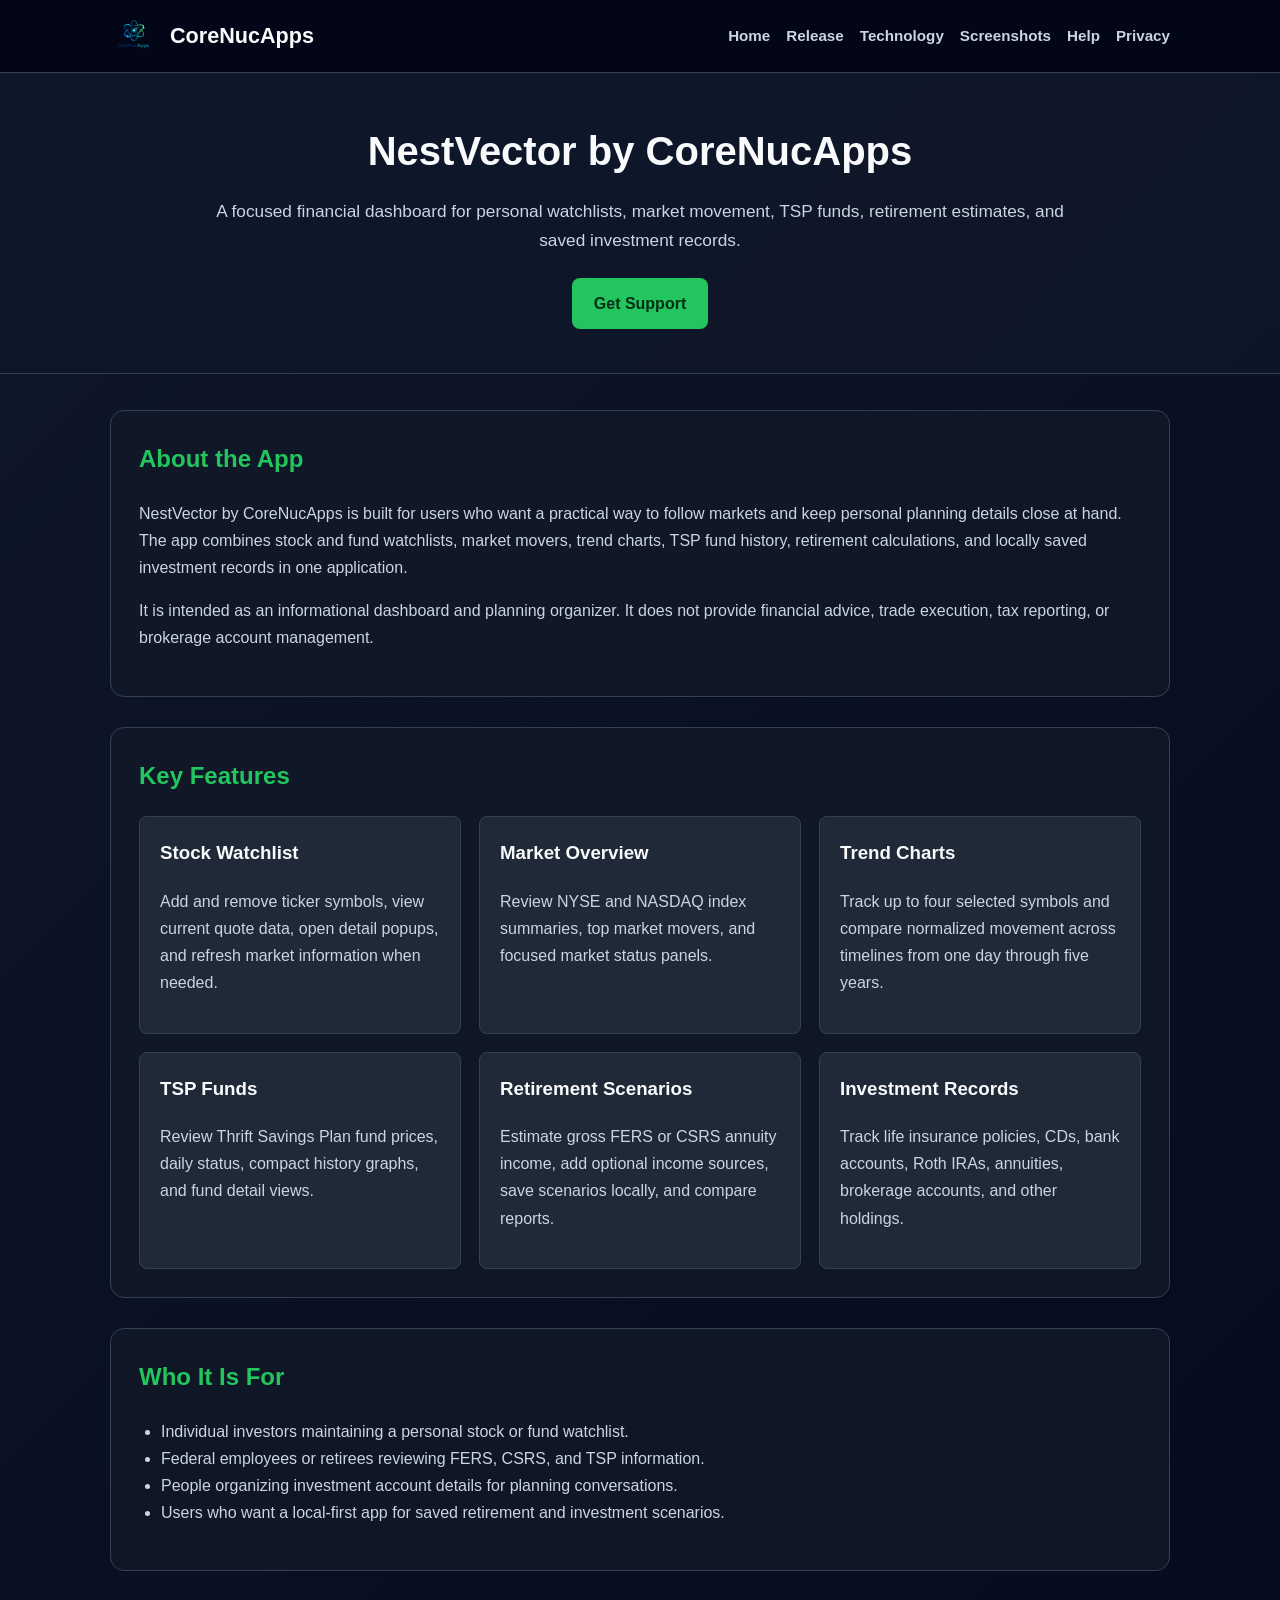
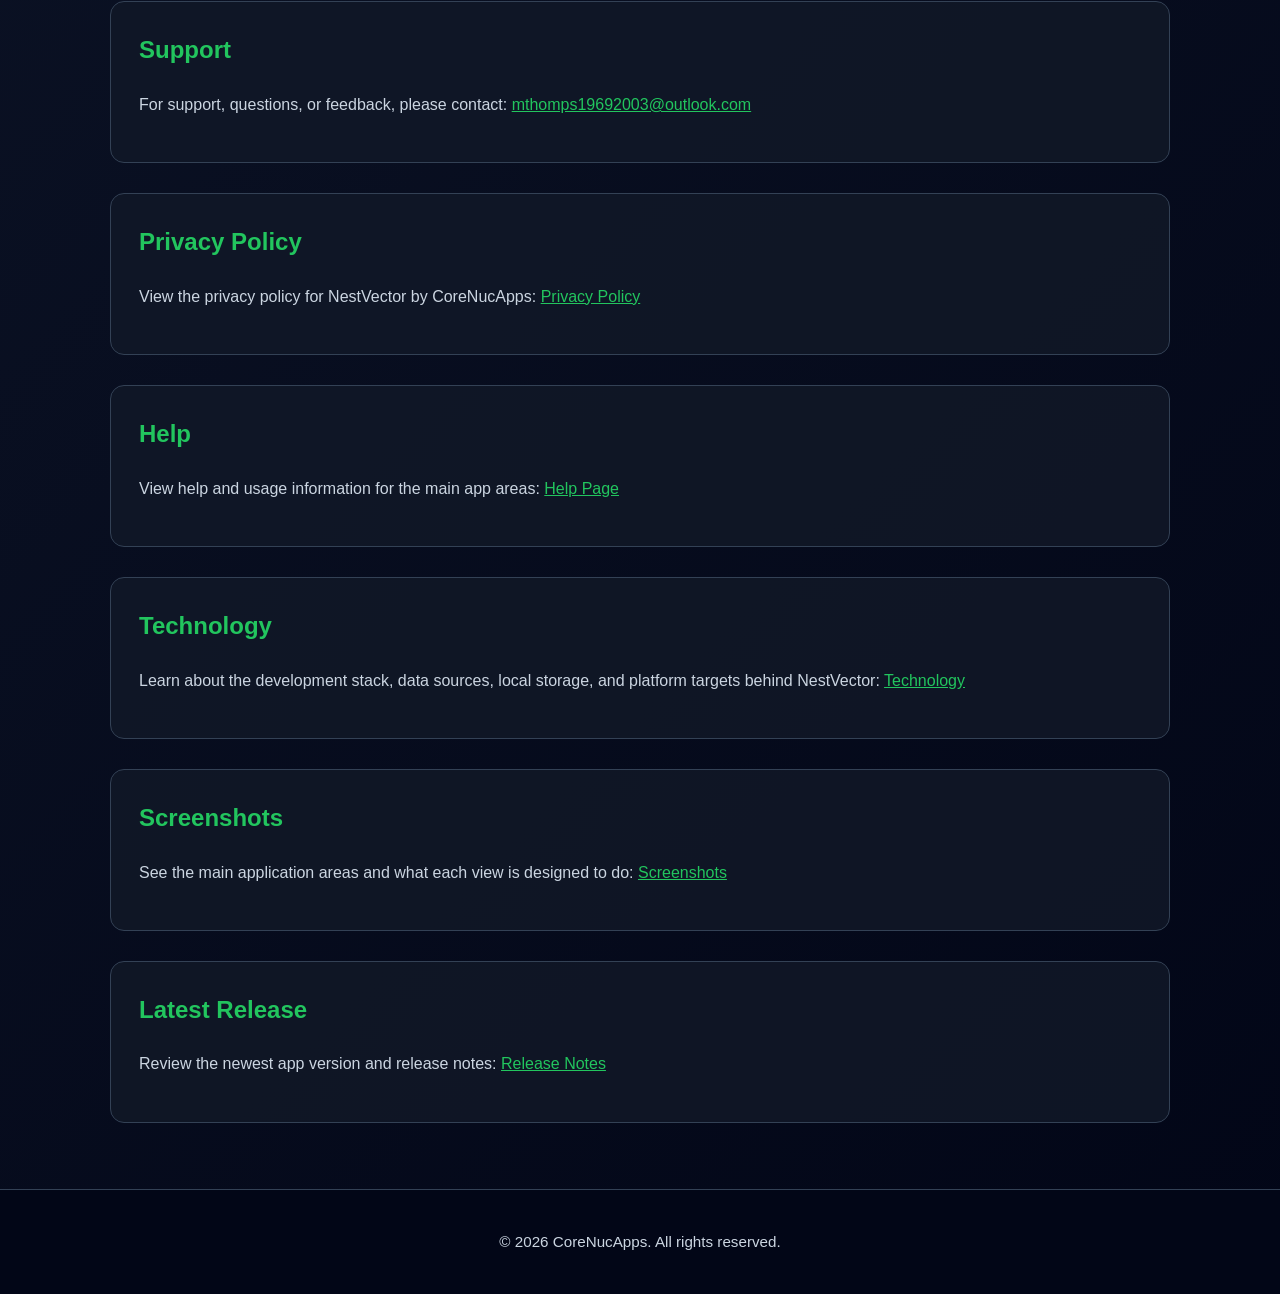
<file: index.html>
<!DOCTYPE html>
<html lang="en">
<head>
  <meta charset="UTF-8" />
  <meta name="viewport" content="width=device-width, initial-scale=1.0" />
  <title>NestVector by CoreNucApps</title>
  <meta name="description" content="NestVector by CoreNucApps helps users track stock and fund watchlists, compare market trends, review TSP funds, and organize retirement and investment planning details." />
  <link rel="stylesheet" href="site.css" />
</head>
<body>
  <div class="site-header">
    <div class="site-header-inner">
      <a class="brand" href="index.html">
        <img src="corenucapps_logo_small.png" alt="CoreNucApps logo" />
        <span>CoreNucApps</span>
      </a>
      <nav class="site-nav" aria-label="Site navigation">
        <a href="index.html">Home</a>
        <a href="release.html">Release</a>
        <a href="technology.html">Technology</a>
        <a href="screenshots.html">Screenshots</a>
        <a href="helppage.html">Help</a>
        <a href="privacy.html">Privacy</a>
      </nav>
    </div>
  </div>

  <header class="hero">
    <h1>NestVector by CoreNucApps</h1>
    <p>
      A focused financial dashboard for personal watchlists, market movement, TSP funds, retirement estimates, and saved investment records.
    </p>
    <a class="button" href="#support">Get Support</a>
  </header>

  <main>
    <section>
      <h2>About the App</h2>
      <p>
        NestVector by CoreNucApps is built for users who want a practical way to follow markets and keep personal planning details close at hand. The app combines stock and fund watchlists, market movers, trend charts, TSP fund history, retirement calculations, and locally saved investment records in one application.
      </p>
      <p>
        It is intended as an informational dashboard and planning organizer. It does not provide financial advice, trade execution, tax reporting, or brokerage account management.
      </p>
    </section>

    <section>
      <h2>Key Features</h2>
      <div class="features">
        <div class="card">
          <h3>Stock Watchlist</h3>
          <p>Add and remove ticker symbols, view current quote data, open detail popups, and refresh market information when needed.</p>
        </div>
        <div class="card">
          <h3>Market Overview</h3>
          <p>Review NYSE and NASDAQ index summaries, top market movers, and focused market status panels.</p>
        </div>
        <div class="card">
          <h3>Trend Charts</h3>
          <p>Track up to four selected symbols and compare normalized movement across timelines from one day through five years.</p>
        </div>
        <div class="card">
          <h3>TSP Funds</h3>
          <p>Review Thrift Savings Plan fund prices, daily status, compact history graphs, and fund detail views.</p>
        </div>
        <div class="card">
          <h3>Retirement Scenarios</h3>
          <p>Estimate gross FERS or CSRS annuity income, add optional income sources, save scenarios locally, and compare reports.</p>
        </div>
        <div class="card">
          <h3>Investment Records</h3>
          <p>Track life insurance policies, CDs, bank accounts, Roth IRAs, annuities, brokerage accounts, and other holdings.</p>
        </div>
      </div>
    </section>

    <section>
      <h2>Who It Is For</h2>
      <ul>
        <li>Individual investors maintaining a personal stock or fund watchlist.</li>
        <li>Federal employees or retirees reviewing FERS, CSRS, and TSP information.</li>
        <li>People organizing investment account details for planning conversations.</li>
        <li>Users who want a local-first app for saved retirement and investment scenarios.</li>
      </ul>
    </section>

    <section id="support">
      <h2>Support</h2>
      <p>
        For support, questions, or feedback, please contact:
        <a href="mailto:mthomps19692003@outlook.com">mthomps19692003@outlook.com</a>
      </p>
    </section>

    <section>
      <h2>Privacy Policy</h2>
      <p>
        View the privacy policy for NestVector by CoreNucApps:
        <a href="privacy.html">Privacy Policy</a>
      </p>
    </section>

    <section>
      <h2>Help</h2>
      <p>
        View help and usage information for the main app areas:
        <a href="helppage.html">Help Page</a>
      </p>
    </section>

    <section>
      <h2>Technology</h2>
      <p>
        Learn about the development stack, data sources, local storage, and platform targets behind NestVector:
        <a href="technology.html">Technology</a>
      </p>
    </section>

    <section>
      <h2>Screenshots</h2>
      <p>
        See the main application areas and what each view is designed to do:
        <a href="screenshots.html">Screenshots</a>
      </p>
    </section>

    <section>
      <h2>Latest Release</h2>
      <p>
        Review the newest app version and release notes:
        <a href="release.html">Release Notes</a>
      </p>
    </section>
  </main>

  <footer>
    <p>&copy; 2026 CoreNucApps. All rights reserved.</p>
  </footer>
</body>
</html>
</file>
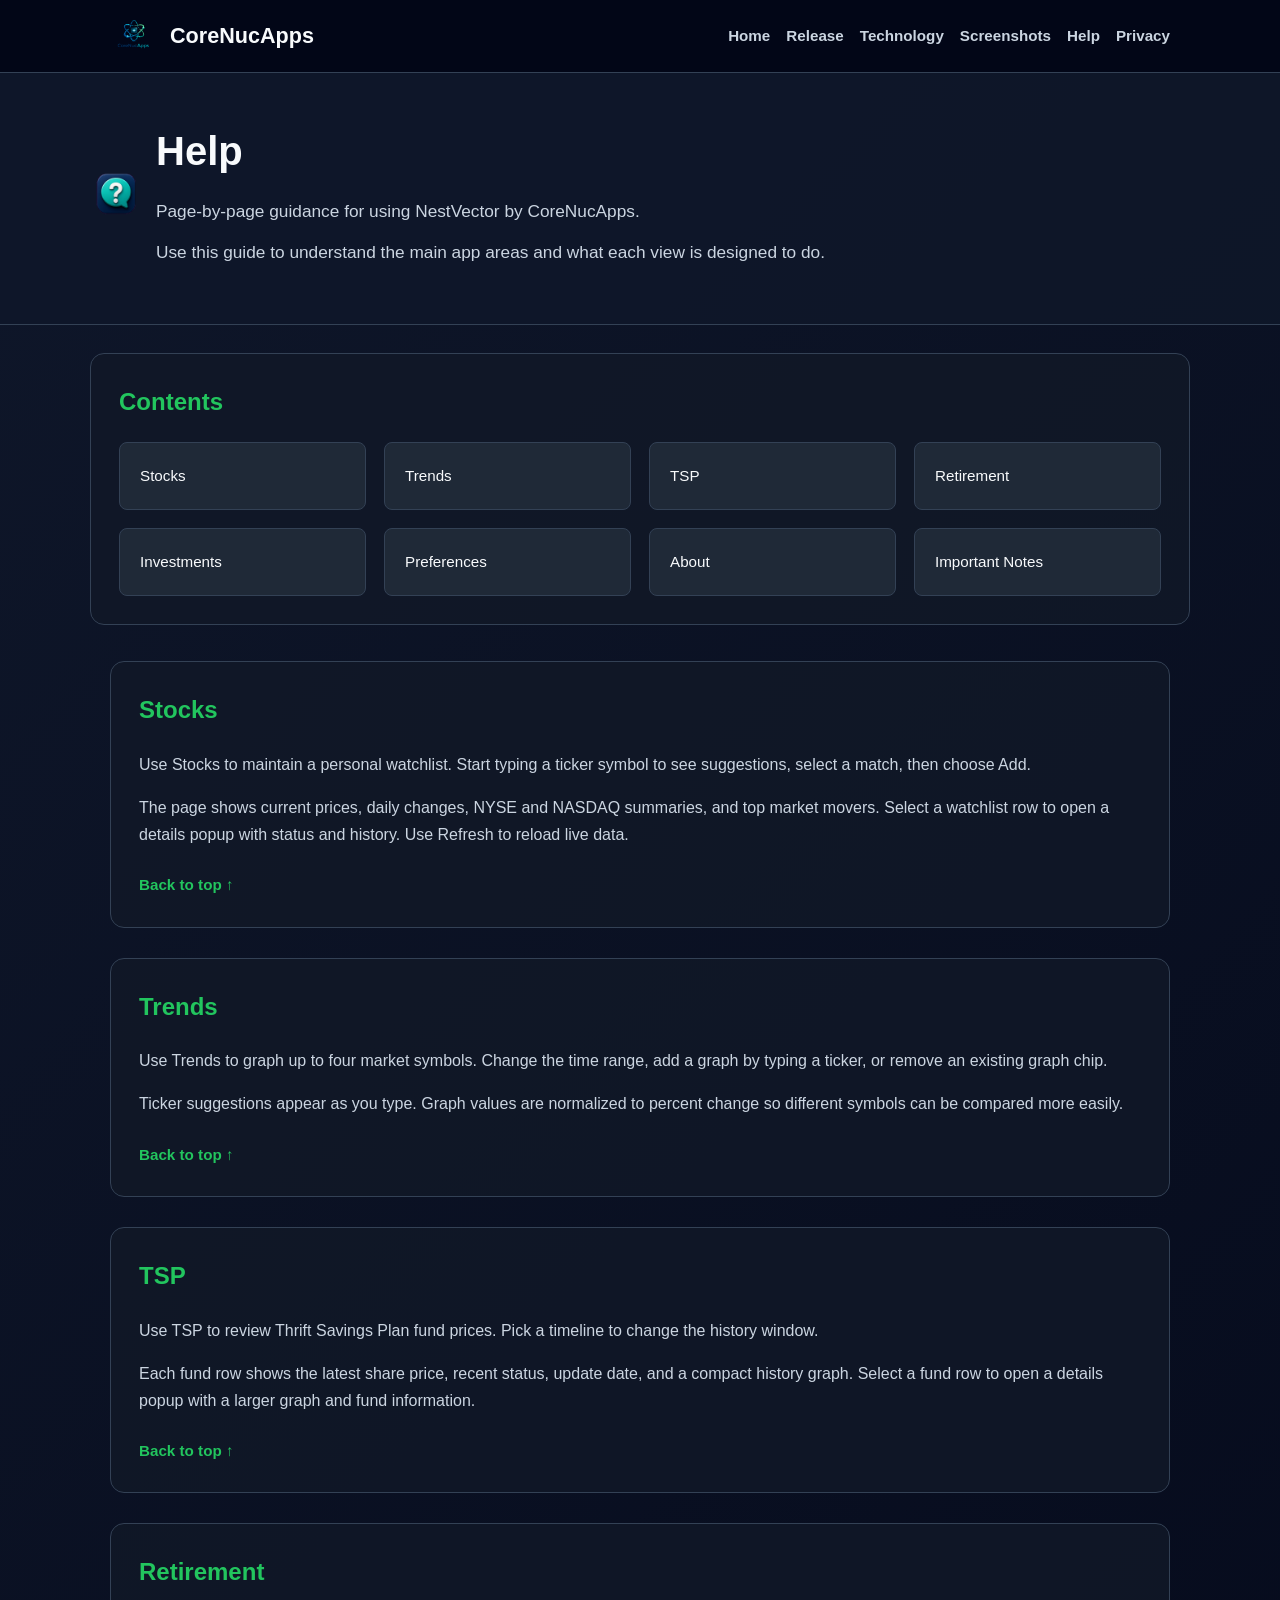
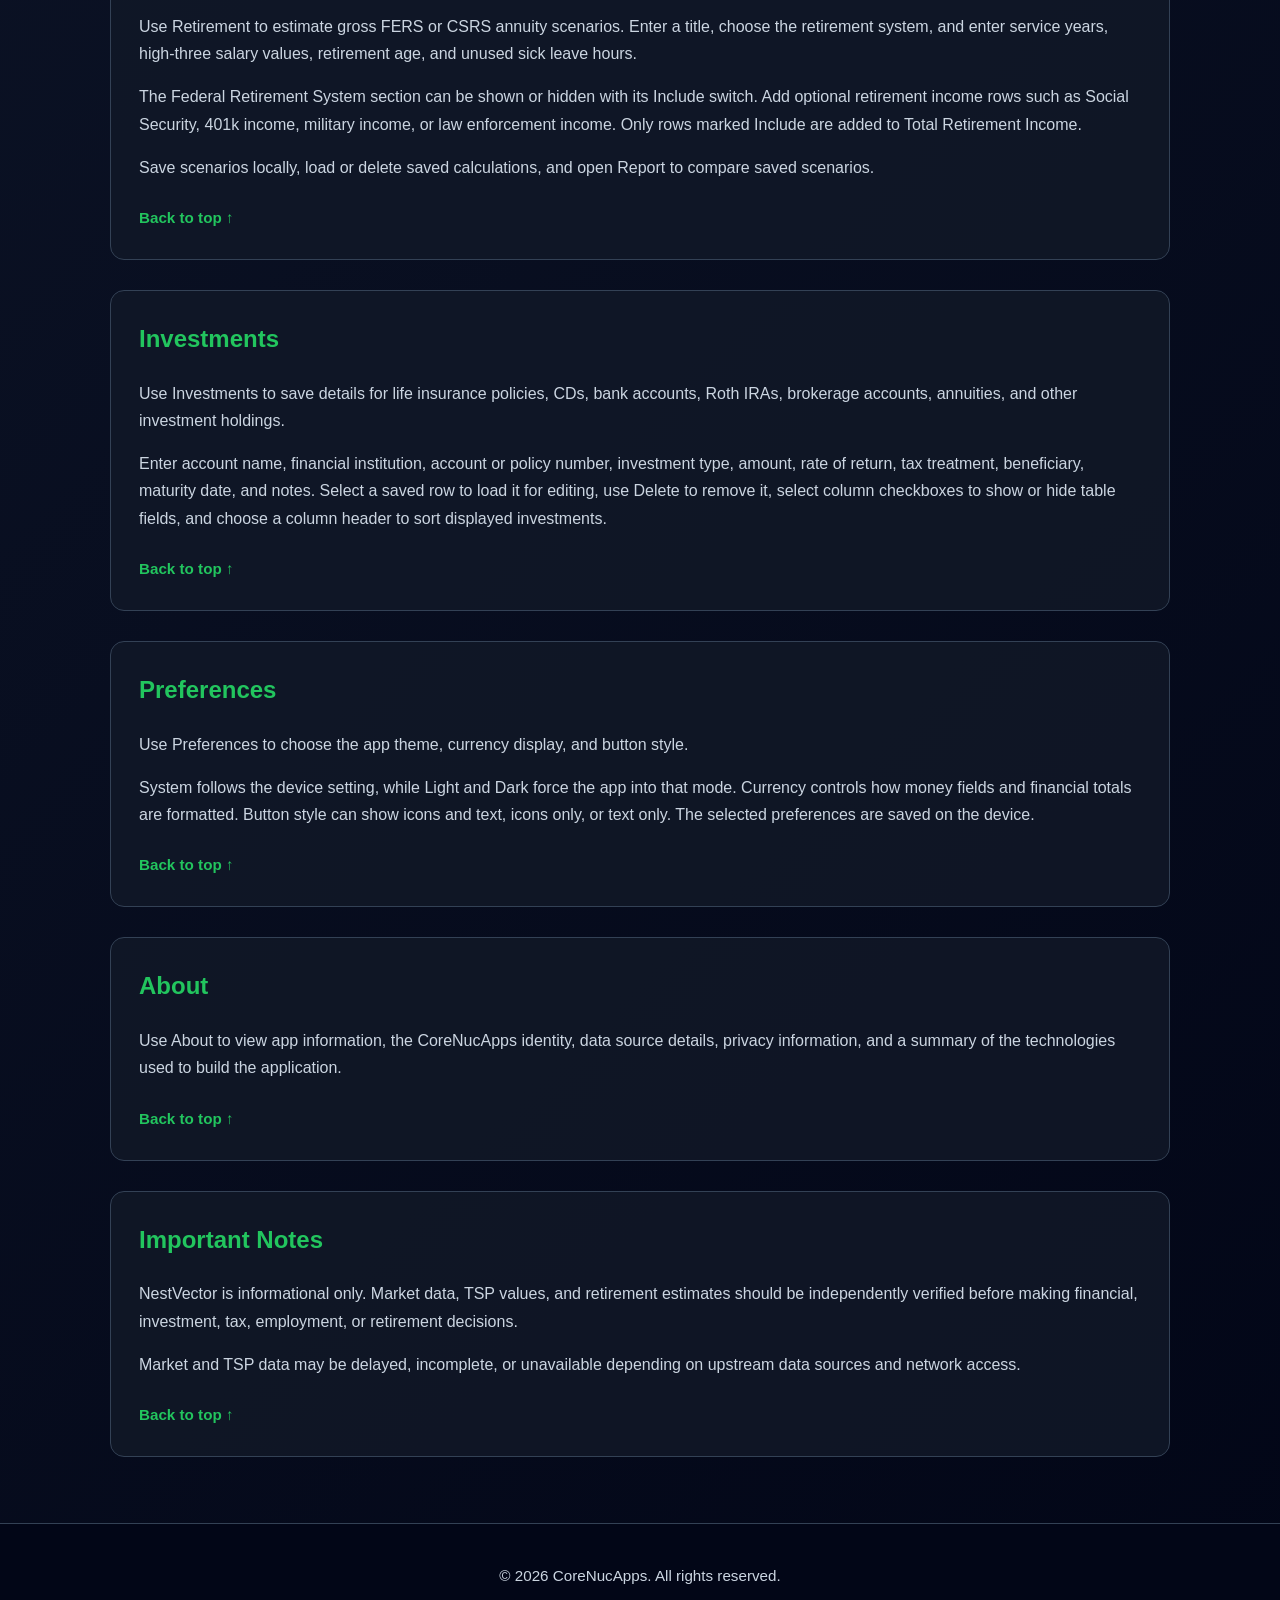
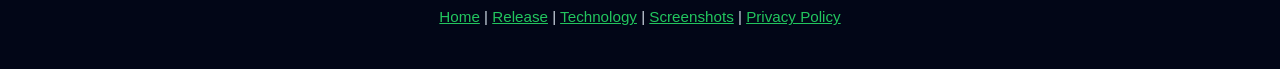
<file: helppage.html>
<!DOCTYPE html>
<html lang="en">
<head>
  <meta charset="UTF-8" />
  <meta name="viewport" content="width=device-width, initial-scale=1.0" />
  <title>Help - NestVector by CoreNucApps</title>
  <meta name="description" content="Help guide for NestVector by CoreNucApps, including Stocks, Trends, TSP, Retirement, Investments, Preferences, and About." />
  <link rel="stylesheet" href="site.css" />
</head>
<body>
  <div class="site-header">
    <div class="site-header-inner">
      <a class="brand" href="index.html">
        <img src="corenucapps_logo_small.png" alt="CoreNucApps logo" />
        <span>CoreNucApps</span>
      </a>
      <nav class="site-nav" aria-label="Site navigation">
        <a href="index.html">Home</a>
        <a href="release.html">Release</a>
        <a href="technology.html">Technology</a>
        <a href="screenshots.html">Screenshots</a>
        <a href="helppage.html">Help</a>
        <a href="privacy.html">Privacy</a>
      </nav>
    </div>
  </div>

  <header id="top" class="page-hero">
    <div class="header-inner">
      <img class="help-icon" src="help_app_icon.png" alt="" />
      <div>
        <h1>Help</h1>
        <p>Page-by-page guidance for using NestVector by CoreNucApps.</p>
        <p>Use this guide to understand the main app areas and what each view is designed to do.</p>
      </div>
    </div>
  </header>

  <nav class="panel">
    <h2>Contents</h2>
    <div class="toc-grid">
      <a href="#StocksSection">Stocks</a>
      <a href="#TrendsSection">Trends</a>
      <a href="#TspSection">TSP</a>
      <a href="#RetirementSection">Retirement</a>
      <a href="#InvestmentsSection">Investments</a>
      <a href="#PreferencesSection">Preferences</a>
      <a href="#AboutSection">About</a>
      <a href="#NotesSection">Important Notes</a>
    </div>
  </nav>

  <main>
    <section id="StocksSection">
      <h2>Stocks</h2>
      <p>Use Stocks to maintain a personal watchlist. Start typing a ticker symbol to see suggestions, select a match, then choose Add.</p>
      <p>The page shows current prices, daily changes, NYSE and NASDAQ summaries, and top market movers. Select a watchlist row to open a details popup with status and history. Use Refresh to reload live data.</p>
      <a class="back-top" href="#top">Back to top &uarr;</a>
    </section>

    <section id="TrendsSection">
      <h2>Trends</h2>
      <p>Use Trends to graph up to four market symbols. Change the time range, add a graph by typing a ticker, or remove an existing graph chip.</p>
      <p>Ticker suggestions appear as you type. Graph values are normalized to percent change so different symbols can be compared more easily.</p>
      <a class="back-top" href="#top">Back to top &uarr;</a>
    </section>

    <section id="TspSection">
      <h2>TSP</h2>
      <p>Use TSP to review Thrift Savings Plan fund prices. Pick a timeline to change the history window.</p>
      <p>Each fund row shows the latest share price, recent status, update date, and a compact history graph. Select a fund row to open a details popup with a larger graph and fund information.</p>
      <a class="back-top" href="#top">Back to top &uarr;</a>
    </section>

    <section id="RetirementSection">
      <h2>Retirement</h2>
      <p>Use Retirement to estimate gross FERS or CSRS annuity scenarios. Enter a title, choose the retirement system, and enter service years, high-three salary values, retirement age, and unused sick leave hours.</p>
      <p>The Federal Retirement System section can be shown or hidden with its Include switch. Add optional retirement income rows such as Social Security, 401k income, military income, or law enforcement income. Only rows marked Include are added to Total Retirement Income.</p>
      <p>Save scenarios locally, load or delete saved calculations, and open Report to compare saved scenarios.</p>
      <a class="back-top" href="#top">Back to top &uarr;</a>
    </section>

    <section id="InvestmentsSection">
      <h2>Investments</h2>
      <p>Use Investments to save details for life insurance policies, CDs, bank accounts, Roth IRAs, brokerage accounts, annuities, and other investment holdings.</p>
      <p>Enter account name, financial institution, account or policy number, investment type, amount, rate of return, tax treatment, beneficiary, maturity date, and notes. Select a saved row to load it for editing, use Delete to remove it, select column checkboxes to show or hide table fields, and choose a column header to sort displayed investments.</p>
      <a class="back-top" href="#top">Back to top &uarr;</a>
    </section>

    <section id="PreferencesSection">
      <h2>Preferences</h2>
      <p>Use Preferences to choose the app theme, currency display, and button style.</p>
      <p>System follows the device setting, while Light and Dark force the app into that mode. Currency controls how money fields and financial totals are formatted. Button style can show icons and text, icons only, or text only. The selected preferences are saved on the device.</p>
      <a class="back-top" href="#top">Back to top &uarr;</a>
    </section>

    <section id="AboutSection">
      <h2>About</h2>
      <p>Use About to view app information, the CoreNucApps identity, data source details, privacy information, and a summary of the technologies used to build the application.</p>
      <a class="back-top" href="#top">Back to top &uarr;</a>
    </section>

    <section id="NotesSection">
      <h2>Important Notes</h2>
      <p>NestVector is informational only. Market data, TSP values, and retirement estimates should be independently verified before making financial, investment, tax, employment, or retirement decisions.</p>
      <p>Market and TSP data may be delayed, incomplete, or unavailable depending on upstream data sources and network access.</p>
      <a class="back-top" href="#top">Back to top &uarr;</a>
    </section>
  </main>

  <footer>
    <p>&copy; 2026 CoreNucApps. All rights reserved.</p>
    <p><a href="index.html">Home</a> | <a href="release.html">Release</a> | <a href="technology.html">Technology</a> | <a href="screenshots.html">Screenshots</a> | <a href="privacy.html">Privacy Policy</a></p>
  </footer>
</body>
</html>
</file>
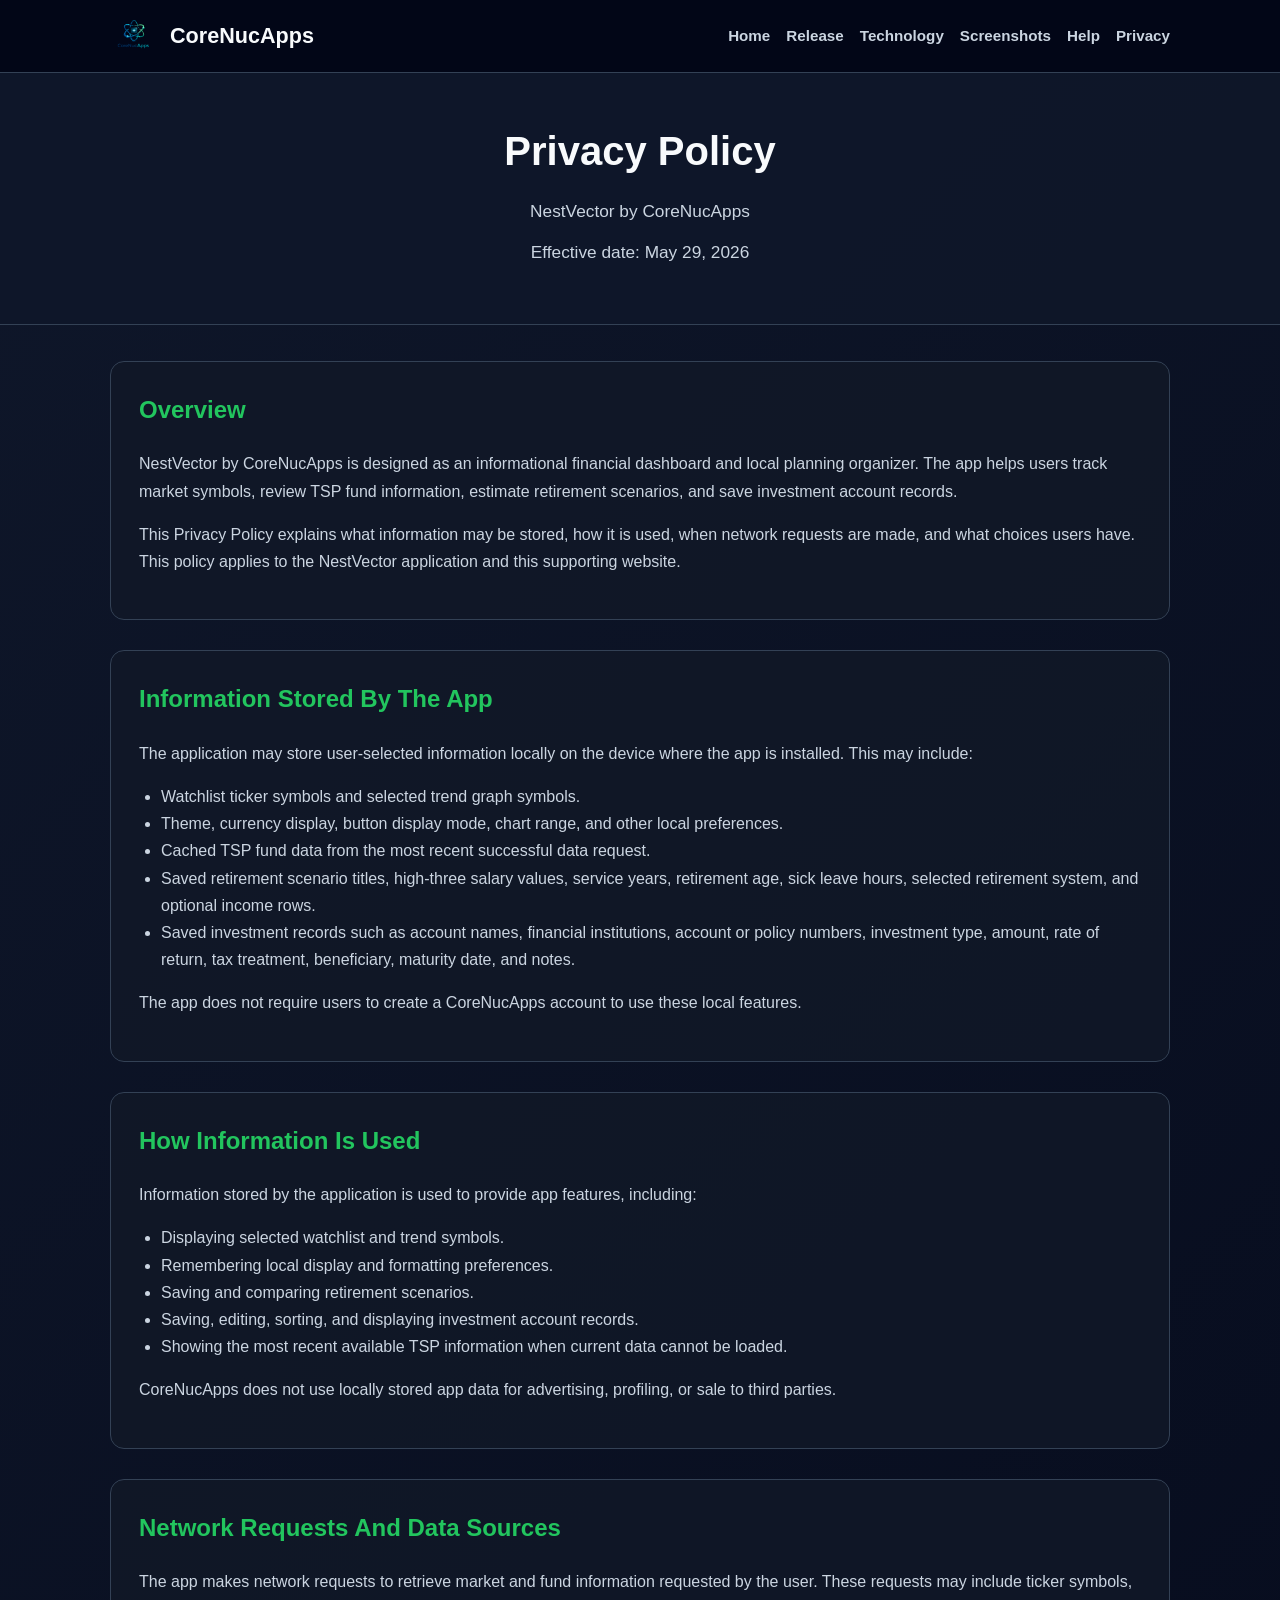
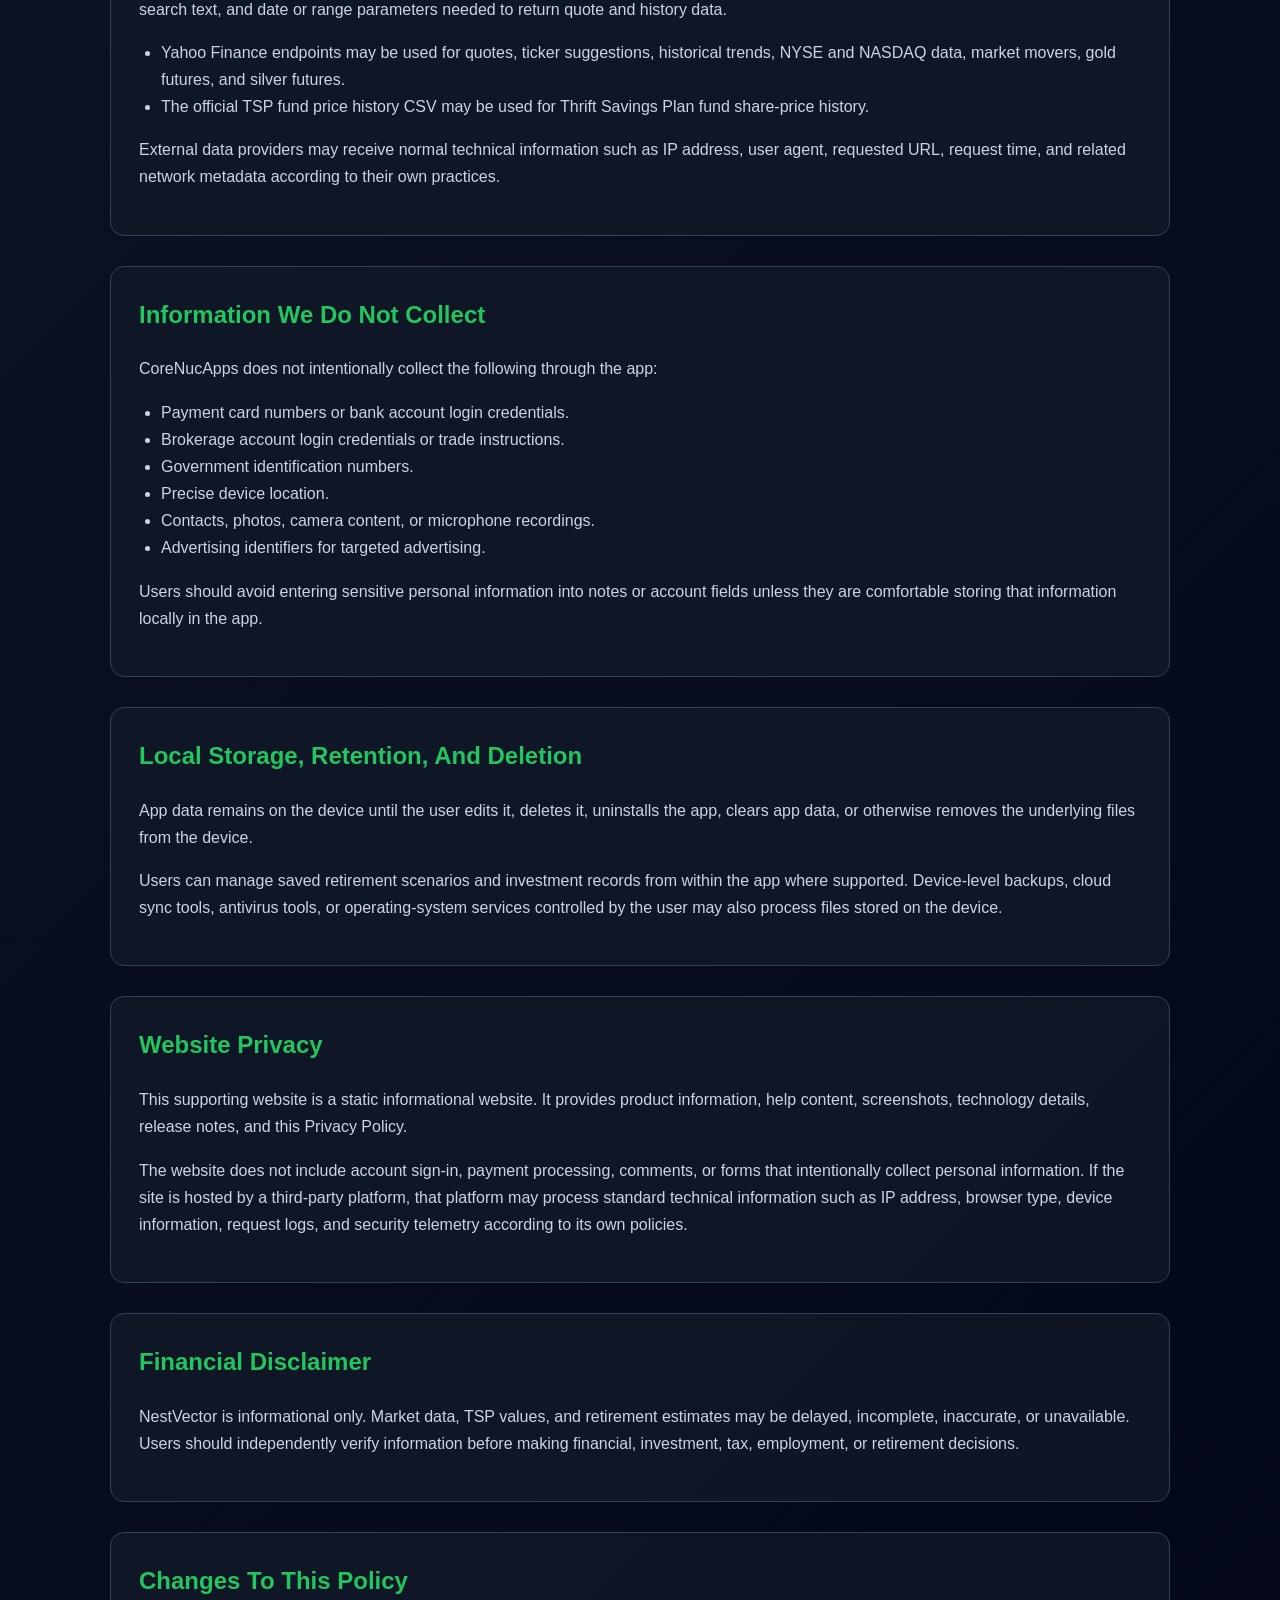
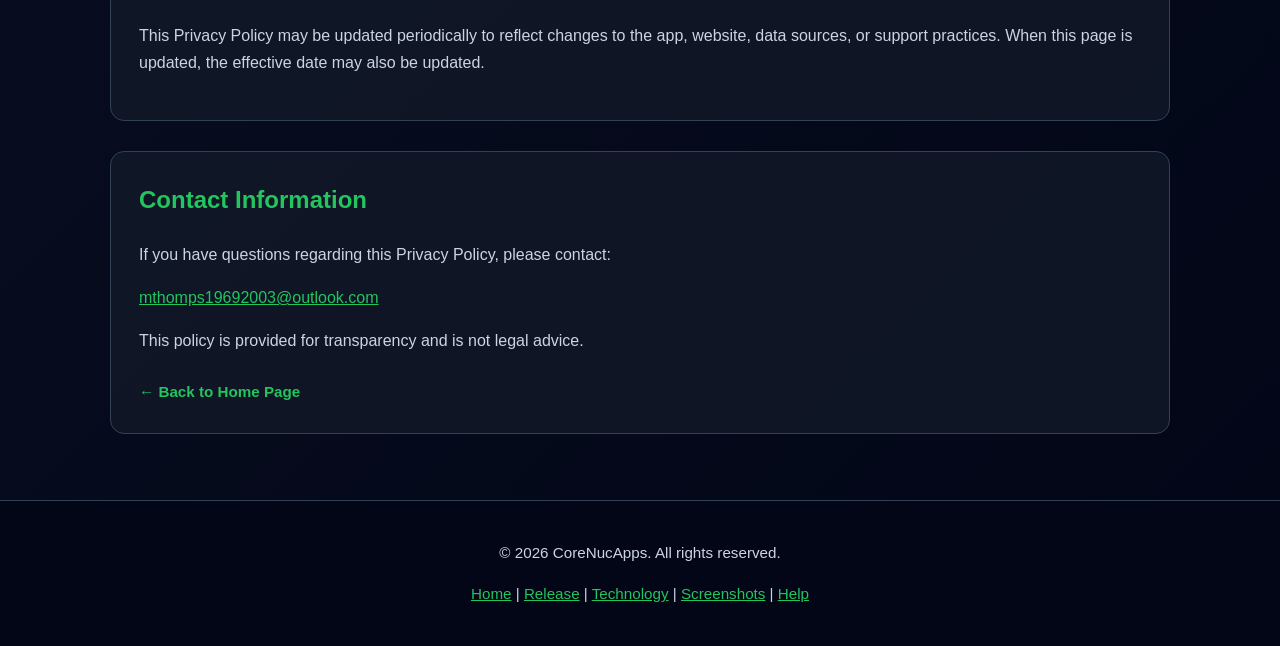
<file: privacy.html>
<!DOCTYPE html>
<html lang="en">
<head>
  <meta charset="UTF-8" />
  <meta name="viewport" content="width=device-width, initial-scale=1.0" />
  <title>Privacy Policy - NestVector by CoreNucApps</title>
  <meta name="description" content="Privacy Policy for NestVector by CoreNucApps, including local storage, market data requests, saved retirement scenarios, investment records, website privacy, and contact information." />
  <link rel="stylesheet" href="site.css" />
</head>
<body>
  <div class="site-header">
    <div class="site-header-inner">
      <a class="brand" href="index.html">
        <img src="corenucapps_logo_small.png" alt="CoreNucApps logo" />
        <span>CoreNucApps</span>
      </a>
      <nav class="site-nav" aria-label="Site navigation">
        <a href="index.html">Home</a>
        <a href="release.html">Release</a>
        <a href="technology.html">Technology</a>
        <a href="screenshots.html">Screenshots</a>
        <a href="helppage.html">Help</a>
        <a href="privacy.html">Privacy</a>
      </nav>
    </div>
  </div>

  <header class="page-hero">
    <h1>Privacy Policy</h1>
    <p>NestVector by CoreNucApps</p>
    <p>Effective date: May 29, 2026</p>
  </header>

  <main>
    <section>
      <h2>Overview</h2>
      <p>
        NestVector by CoreNucApps is designed as an informational financial dashboard and local planning organizer. The app helps users track market symbols, review TSP fund information, estimate retirement scenarios, and save investment account records.
      </p>
      <p>
        This Privacy Policy explains what information may be stored, how it is used, when network requests are made, and what choices users have. This policy applies to the NestVector application and this supporting website.
      </p>
    </section>

    <section>
      <h2>Information Stored By The App</h2>
      <p>The application may store user-selected information locally on the device where the app is installed. This may include:</p>
      <ul>
        <li>Watchlist ticker symbols and selected trend graph symbols.</li>
        <li>Theme, currency display, button display mode, chart range, and other local preferences.</li>
        <li>Cached TSP fund data from the most recent successful data request.</li>
        <li>Saved retirement scenario titles, high-three salary values, service years, retirement age, sick leave hours, selected retirement system, and optional income rows.</li>
        <li>Saved investment records such as account names, financial institutions, account or policy numbers, investment type, amount, rate of return, tax treatment, beneficiary, maturity date, and notes.</li>
      </ul>
      <p>The app does not require users to create a CoreNucApps account to use these local features.</p>
    </section>

    <section>
      <h2>How Information Is Used</h2>
      <p>Information stored by the application is used to provide app features, including:</p>
      <ul>
        <li>Displaying selected watchlist and trend symbols.</li>
        <li>Remembering local display and formatting preferences.</li>
        <li>Saving and comparing retirement scenarios.</li>
        <li>Saving, editing, sorting, and displaying investment account records.</li>
        <li>Showing the most recent available TSP information when current data cannot be loaded.</li>
      </ul>
      <p>CoreNucApps does not use locally stored app data for advertising, profiling, or sale to third parties.</p>
    </section>

    <section>
      <h2>Network Requests And Data Sources</h2>
      <p>
        The app makes network requests to retrieve market and fund information requested by the user. These requests may include ticker symbols, search text, and date or range parameters needed to return quote and history data.
      </p>
      <ul>
        <li>Yahoo Finance endpoints may be used for quotes, ticker suggestions, historical trends, NYSE and NASDAQ data, market movers, gold futures, and silver futures.</li>
        <li>The official TSP fund price history CSV may be used for Thrift Savings Plan fund share-price history.</li>
      </ul>
      <p>
        External data providers may receive normal technical information such as IP address, user agent, requested URL, request time, and related network metadata according to their own practices.
      </p>
    </section>

    <section>
      <h2>Information We Do Not Collect</h2>
      <p>CoreNucApps does not intentionally collect the following through the app:</p>
      <ul>
        <li>Payment card numbers or bank account login credentials.</li>
        <li>Brokerage account login credentials or trade instructions.</li>
        <li>Government identification numbers.</li>
        <li>Precise device location.</li>
        <li>Contacts, photos, camera content, or microphone recordings.</li>
        <li>Advertising identifiers for targeted advertising.</li>
      </ul>
      <p>Users should avoid entering sensitive personal information into notes or account fields unless they are comfortable storing that information locally in the app.</p>
    </section>

    <section>
      <h2>Local Storage, Retention, And Deletion</h2>
      <p>
        App data remains on the device until the user edits it, deletes it, uninstalls the app, clears app data, or otherwise removes the underlying files from the device.
      </p>
      <p>
        Users can manage saved retirement scenarios and investment records from within the app where supported. Device-level backups, cloud sync tools, antivirus tools, or operating-system services controlled by the user may also process files stored on the device.
      </p>
    </section>

    <section>
      <h2>Website Privacy</h2>
      <p>
        This supporting website is a static informational website. It provides product information, help content, screenshots, technology details, release notes, and this Privacy Policy.
      </p>
      <p>
        The website does not include account sign-in, payment processing, comments, or forms that intentionally collect personal information. If the site is hosted by a third-party platform, that platform may process standard technical information such as IP address, browser type, device information, request logs, and security telemetry according to its own policies.
      </p>
    </section>

    <section>
      <h2>Financial Disclaimer</h2>
      <p>
        NestVector is informational only. Market data, TSP values, and retirement estimates may be delayed, incomplete, inaccurate, or unavailable. Users should independently verify information before making financial, investment, tax, employment, or retirement decisions.
      </p>
    </section>

    <section>
      <h2>Changes To This Policy</h2>
      <p>
        This Privacy Policy may be updated periodically to reflect changes to the app, website, data sources, or support practices. When this page is updated, the effective date may also be updated.
      </p>
    </section>

    <section>
      <h2>Contact Information</h2>
      <p>If you have questions regarding this Privacy Policy, please contact:</p>
      <p><a href="mailto:mthomps19692003@outlook.com">mthomps19692003@outlook.com</a></p>
      <p>This policy is provided for transparency and is not legal advice.</p>
      <a class="back-link" href="index.html">&larr; Back to Home Page</a>
    </section>
  </main>

  <footer>
    <p>&copy; 2026 CoreNucApps. All rights reserved.</p>
    <p><a href="index.html">Home</a> | <a href="release.html">Release</a> | <a href="technology.html">Technology</a> | <a href="screenshots.html">Screenshots</a> | <a href="helppage.html">Help</a></p>
  </footer>
</body>
</html>
</file>
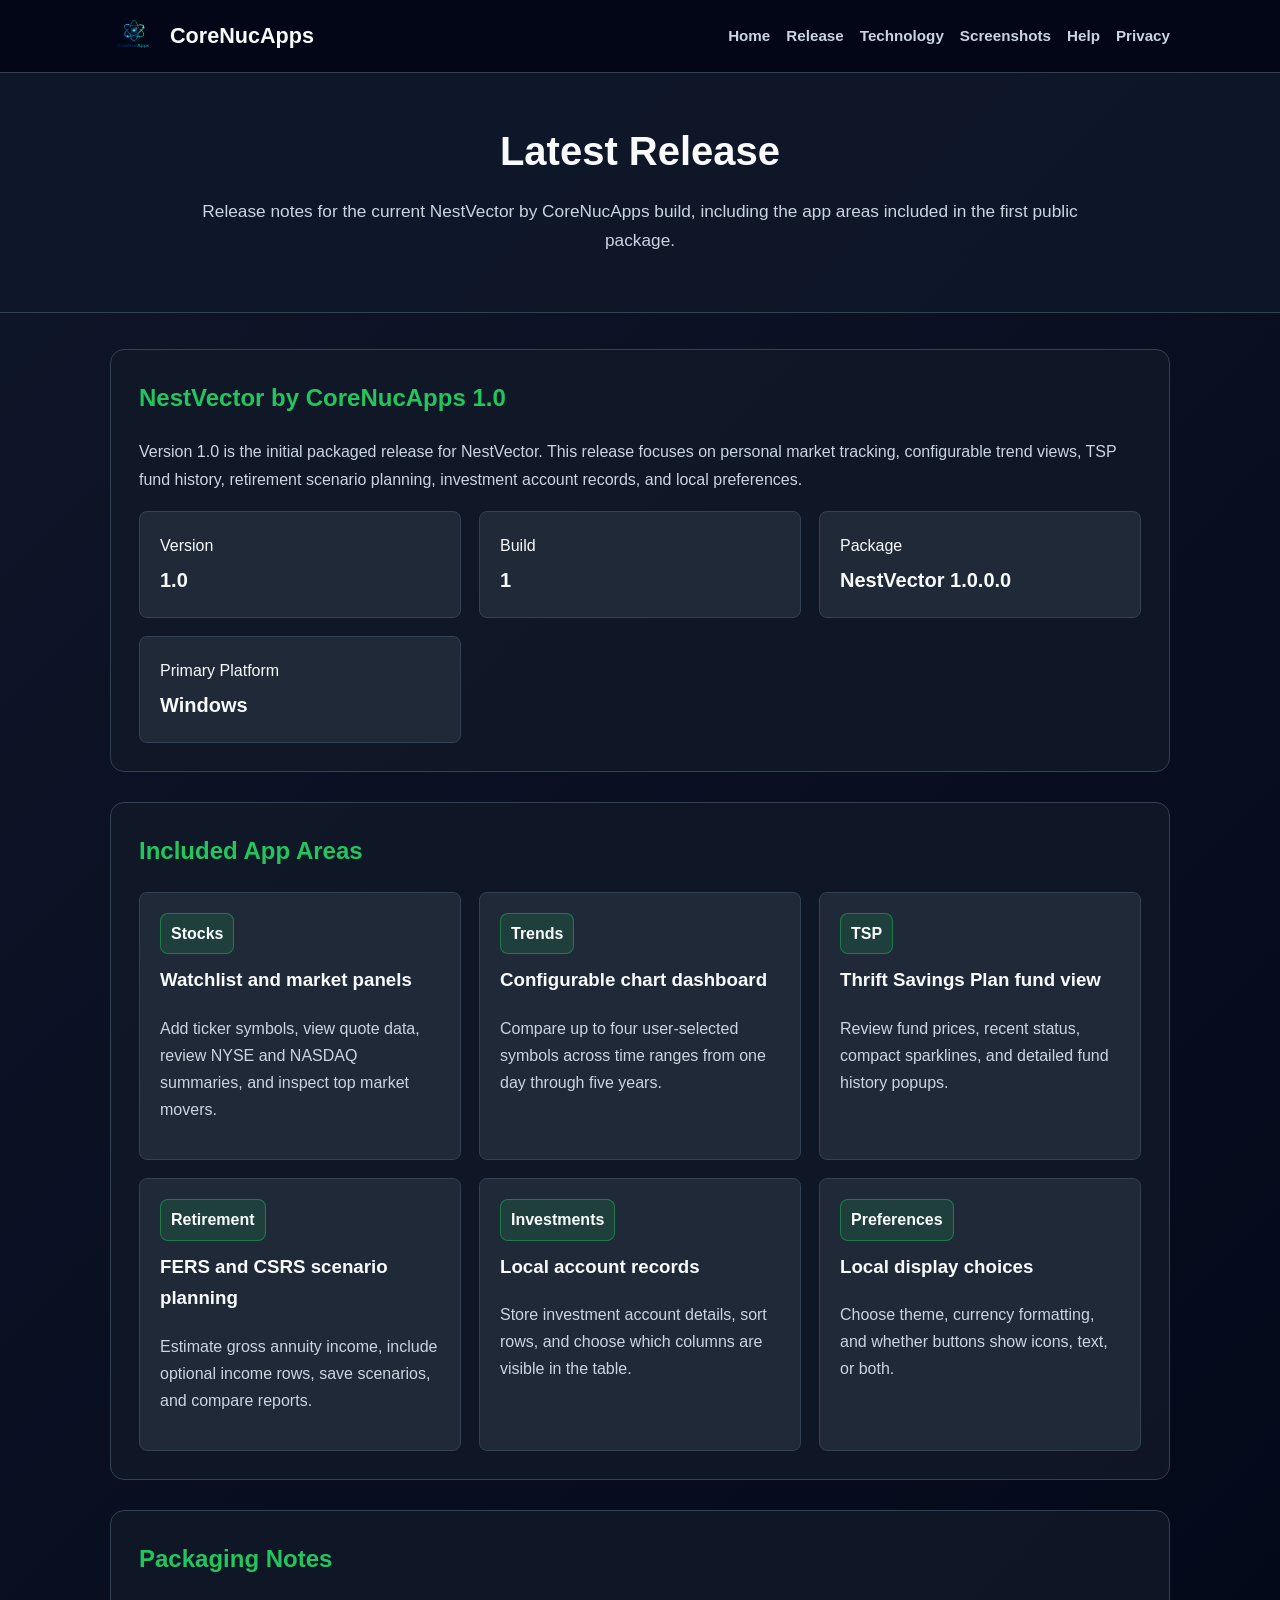
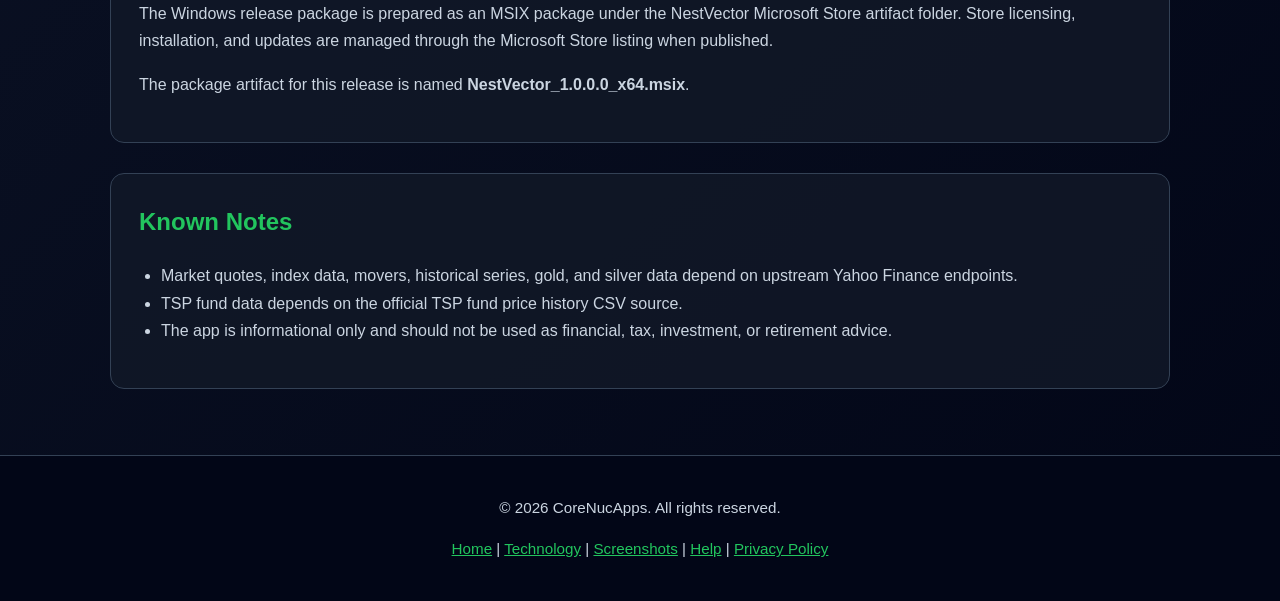
<file: release.html>
<!DOCTYPE html>
<html lang="en">
<head>
  <meta charset="UTF-8" />
  <meta name="viewport" content="width=device-width, initial-scale=1.0" />
  <title>Release Notes - NestVector by CoreNucApps</title>
  <meta name="description" content="Latest release notes for NestVector by CoreNucApps, including version details, platform notes, included app areas, and known notes." />
  <link rel="stylesheet" href="site.css" />
</head>
<body>
  <div class="site-header">
    <div class="site-header-inner">
      <a class="brand" href="index.html">
        <img src="corenucapps_logo_small.png" alt="CoreNucApps logo" />
        <span>CoreNucApps</span>
      </a>
      <nav class="site-nav" aria-label="Site navigation">
        <a href="index.html">Home</a>
        <a href="release.html">Release</a>
        <a href="technology.html">Technology</a>
        <a href="screenshots.html">Screenshots</a>
        <a href="helppage.html">Help</a>
        <a href="privacy.html">Privacy</a>
      </nav>
    </div>
  </div>

  <header class="page-hero">
    <h1>Latest Release</h1>
    <p>
      Release notes for the current NestVector by CoreNucApps build, including the app areas included in the first public package.
    </p>
  </header>

  <main>
    <section>
      <h2>NestVector by CoreNucApps 1.0</h2>
      <p>
        Version 1.0 is the initial packaged release for NestVector. This release focuses on personal market tracking, configurable trend views, TSP fund history, retirement scenario planning, investment account records, and local preferences.
      </p>

      <div class="release-summary">
        <div class="summary-card">
          <span>Version</span>
          <strong>1.0</strong>
        </div>
        <div class="summary-card">
          <span>Build</span>
          <strong>1</strong>
        </div>
        <div class="summary-card">
          <span>Package</span>
          <strong>NestVector 1.0.0.0</strong>
        </div>
        <div class="summary-card">
          <span>Primary Platform</span>
          <strong>Windows</strong>
        </div>
      </div>
    </section>

    <section>
      <h2>Included App Areas</h2>
      <div class="change-grid">
        <div class="change-card">
          <span class="badge">Stocks</span>
          <h3>Watchlist and market panels</h3>
          <p>Add ticker symbols, view quote data, review NYSE and NASDAQ summaries, and inspect top market movers.</p>
        </div>
        <div class="change-card">
          <span class="badge">Trends</span>
          <h3>Configurable chart dashboard</h3>
          <p>Compare up to four user-selected symbols across time ranges from one day through five years.</p>
        </div>
        <div class="change-card">
          <span class="badge">TSP</span>
          <h3>Thrift Savings Plan fund view</h3>
          <p>Review fund prices, recent status, compact sparklines, and detailed fund history popups.</p>
        </div>
        <div class="change-card">
          <span class="badge">Retirement</span>
          <h3>FERS and CSRS scenario planning</h3>
          <p>Estimate gross annuity income, include optional income rows, save scenarios, and compare reports.</p>
        </div>
        <div class="change-card">
          <span class="badge">Investments</span>
          <h3>Local account records</h3>
          <p>Store investment account details, sort rows, and choose which columns are visible in the table.</p>
        </div>
        <div class="change-card">
          <span class="badge">Preferences</span>
          <h3>Local display choices</h3>
          <p>Choose theme, currency formatting, and whether buttons show icons, text, or both.</p>
        </div>
      </div>
    </section>

    <section>
      <h2>Packaging Notes</h2>
      <p>
        The Windows release package is prepared as an MSIX package under the NestVector Microsoft Store artifact folder. Store licensing, installation, and updates are managed through the Microsoft Store listing when published.
      </p>
      <p>
        The package artifact for this release is named <strong>NestVector_1.0.0.0_x64.msix</strong>.
      </p>
    </section>

    <section>
      <h2>Known Notes</h2>
      <ul>
        <li>Market quotes, index data, movers, historical series, gold, and silver data depend on upstream Yahoo Finance endpoints.</li>
        <li>TSP fund data depends on the official TSP fund price history CSV source.</li>
        <li>The app is informational only and should not be used as financial, tax, investment, or retirement advice.</li>
      </ul>
    </section>
  </main>

  <footer>
    <p>&copy; 2026 CoreNucApps. All rights reserved.</p>
    <p><a href="index.html">Home</a> | <a href="technology.html">Technology</a> | <a href="screenshots.html">Screenshots</a> | <a href="helppage.html">Help</a> | <a href="privacy.html">Privacy Policy</a></p>
  </footer>
</body>
</html>
</file>
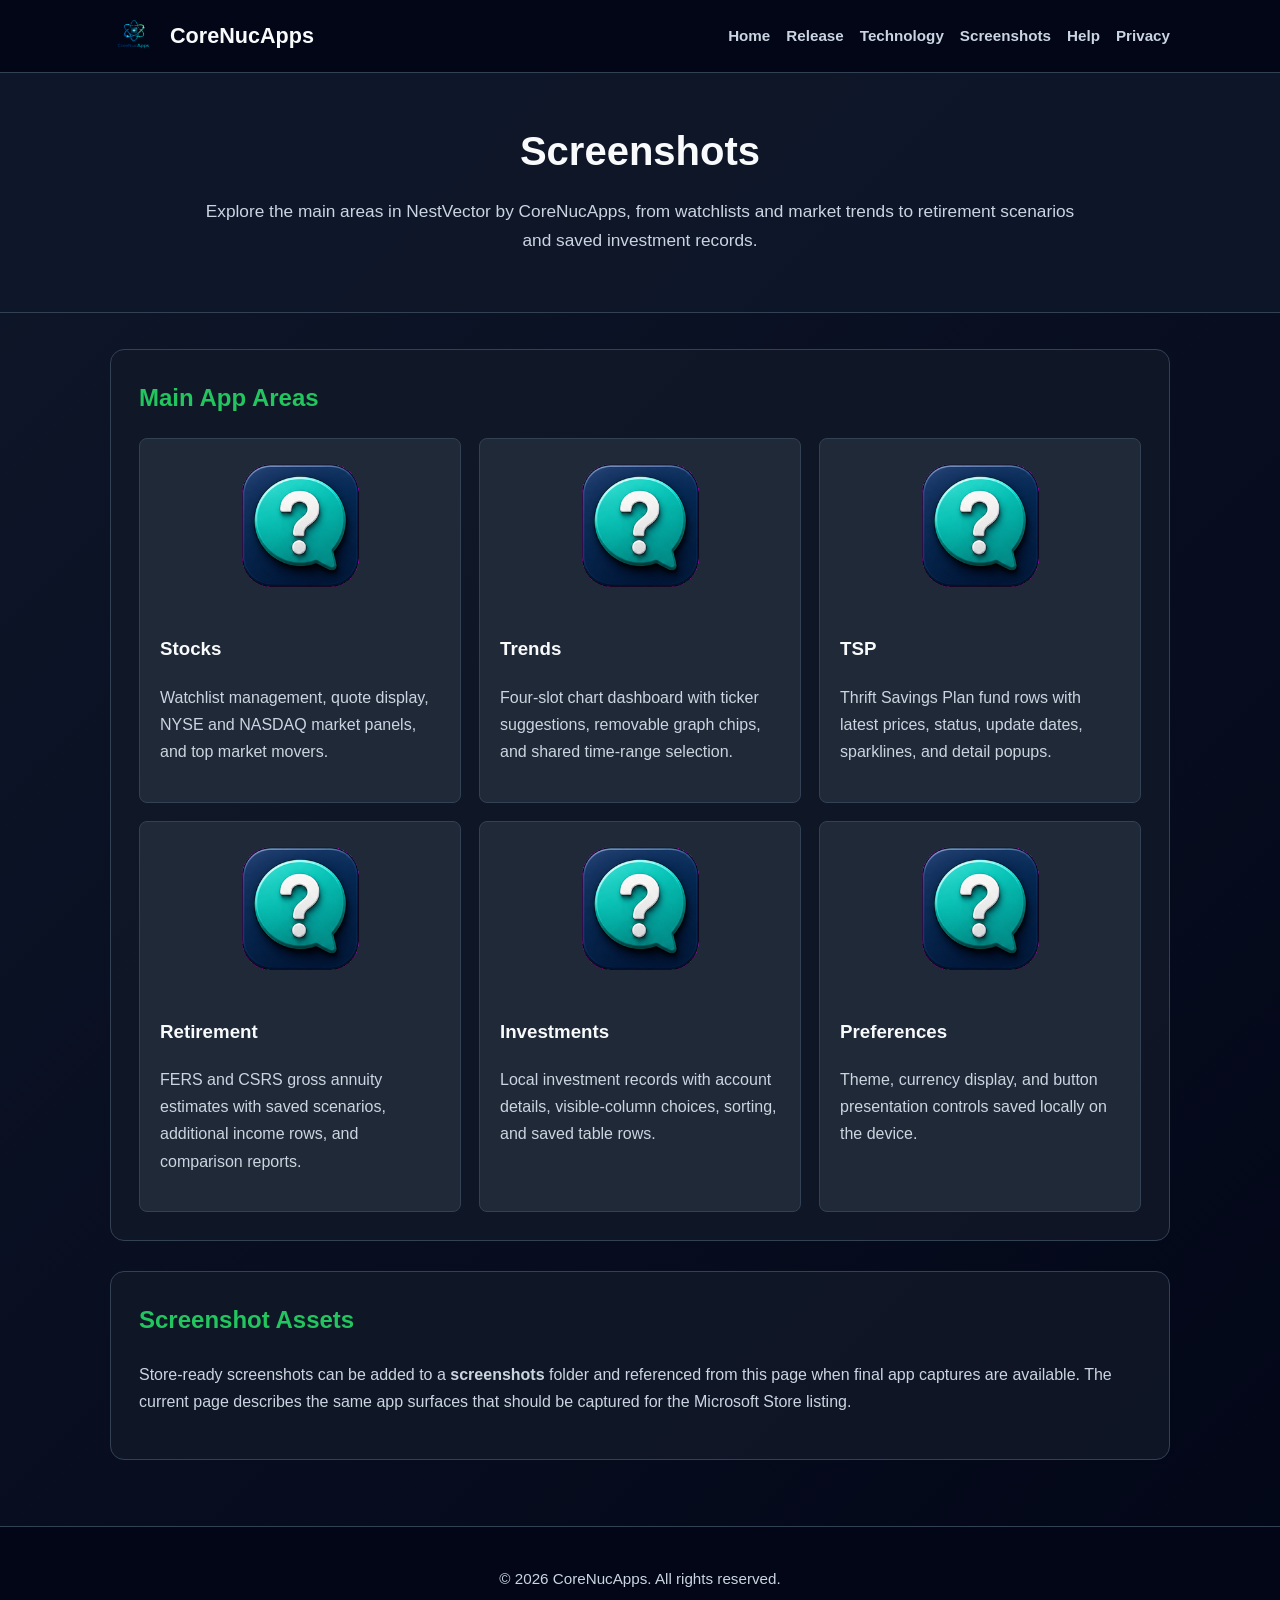
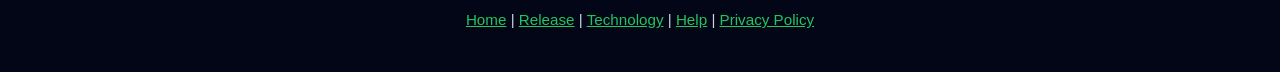
<file: screenshots.html>
<!DOCTYPE html>
<html lang="en">
<head>
  <meta charset="UTF-8" />
  <meta name="viewport" content="width=device-width, initial-scale=1.0" />
  <title>Screenshots - NestVector by CoreNucApps</title>
  <meta name="description" content="Screenshots and screen descriptions for NestVector by CoreNucApps, including Stocks, Trends, TSP, Retirement, Investments, Preferences, Help, and About." />
  <link rel="stylesheet" href="site.css" />
</head>
<body>
  <div class="site-header">
    <div class="site-header-inner">
      <a class="brand" href="index.html">
        <img src="corenucapps_logo_small.png" alt="CoreNucApps logo" />
        <span>CoreNucApps</span>
      </a>
      <nav class="site-nav" aria-label="Site navigation">
        <a href="index.html">Home</a>
        <a href="release.html">Release</a>
        <a href="technology.html">Technology</a>
        <a href="screenshots.html">Screenshots</a>
        <a href="helppage.html">Help</a>
        <a href="privacy.html">Privacy</a>
      </nav>
    </div>
  </div>

  <header class="page-hero">
    <h1>Screenshots</h1>
    <p>
      Explore the main areas in NestVector by CoreNucApps, from watchlists and market trends to retirement scenarios and saved investment records.
    </p>
  </header>

  <main>
    <section>
      <h2>Main App Areas</h2>
      <div class="screenshot-grid">
        <div class="screen-card">
          <img src="help_app_icon.png" alt="NestVector app icon" />
          <h3>Stocks</h3>
          <p>Watchlist management, quote display, NYSE and NASDAQ market panels, and top market movers.</p>
        </div>
        <div class="screen-card">
          <img src="help_app_icon.png" alt="NestVector app icon" />
          <h3>Trends</h3>
          <p>Four-slot chart dashboard with ticker suggestions, removable graph chips, and shared time-range selection.</p>
        </div>
        <div class="screen-card">
          <img src="help_app_icon.png" alt="NestVector app icon" />
          <h3>TSP</h3>
          <p>Thrift Savings Plan fund rows with latest prices, status, update dates, sparklines, and detail popups.</p>
        </div>
        <div class="screen-card">
          <img src="help_app_icon.png" alt="NestVector app icon" />
          <h3>Retirement</h3>
          <p>FERS and CSRS gross annuity estimates with saved scenarios, additional income rows, and comparison reports.</p>
        </div>
        <div class="screen-card">
          <img src="help_app_icon.png" alt="NestVector app icon" />
          <h3>Investments</h3>
          <p>Local investment records with account details, visible-column choices, sorting, and saved table rows.</p>
        </div>
        <div class="screen-card">
          <img src="help_app_icon.png" alt="NestVector app icon" />
          <h3>Preferences</h3>
          <p>Theme, currency display, and button presentation controls saved locally on the device.</p>
        </div>
      </div>
    </section>

    <section>
      <h2>Screenshot Assets</h2>
      <p>
        Store-ready screenshots can be added to a <strong>screenshots</strong> folder and referenced from this page when final app captures are available. The current page describes the same app surfaces that should be captured for the Microsoft Store listing.
      </p>
    </section>
  </main>

  <footer>
    <p>&copy; 2026 CoreNucApps. All rights reserved.</p>
    <p><a href="index.html">Home</a> | <a href="release.html">Release</a> | <a href="technology.html">Technology</a> | <a href="helppage.html">Help</a> | <a href="privacy.html">Privacy Policy</a></p>
  </footer>
</body>
</html>
</file>
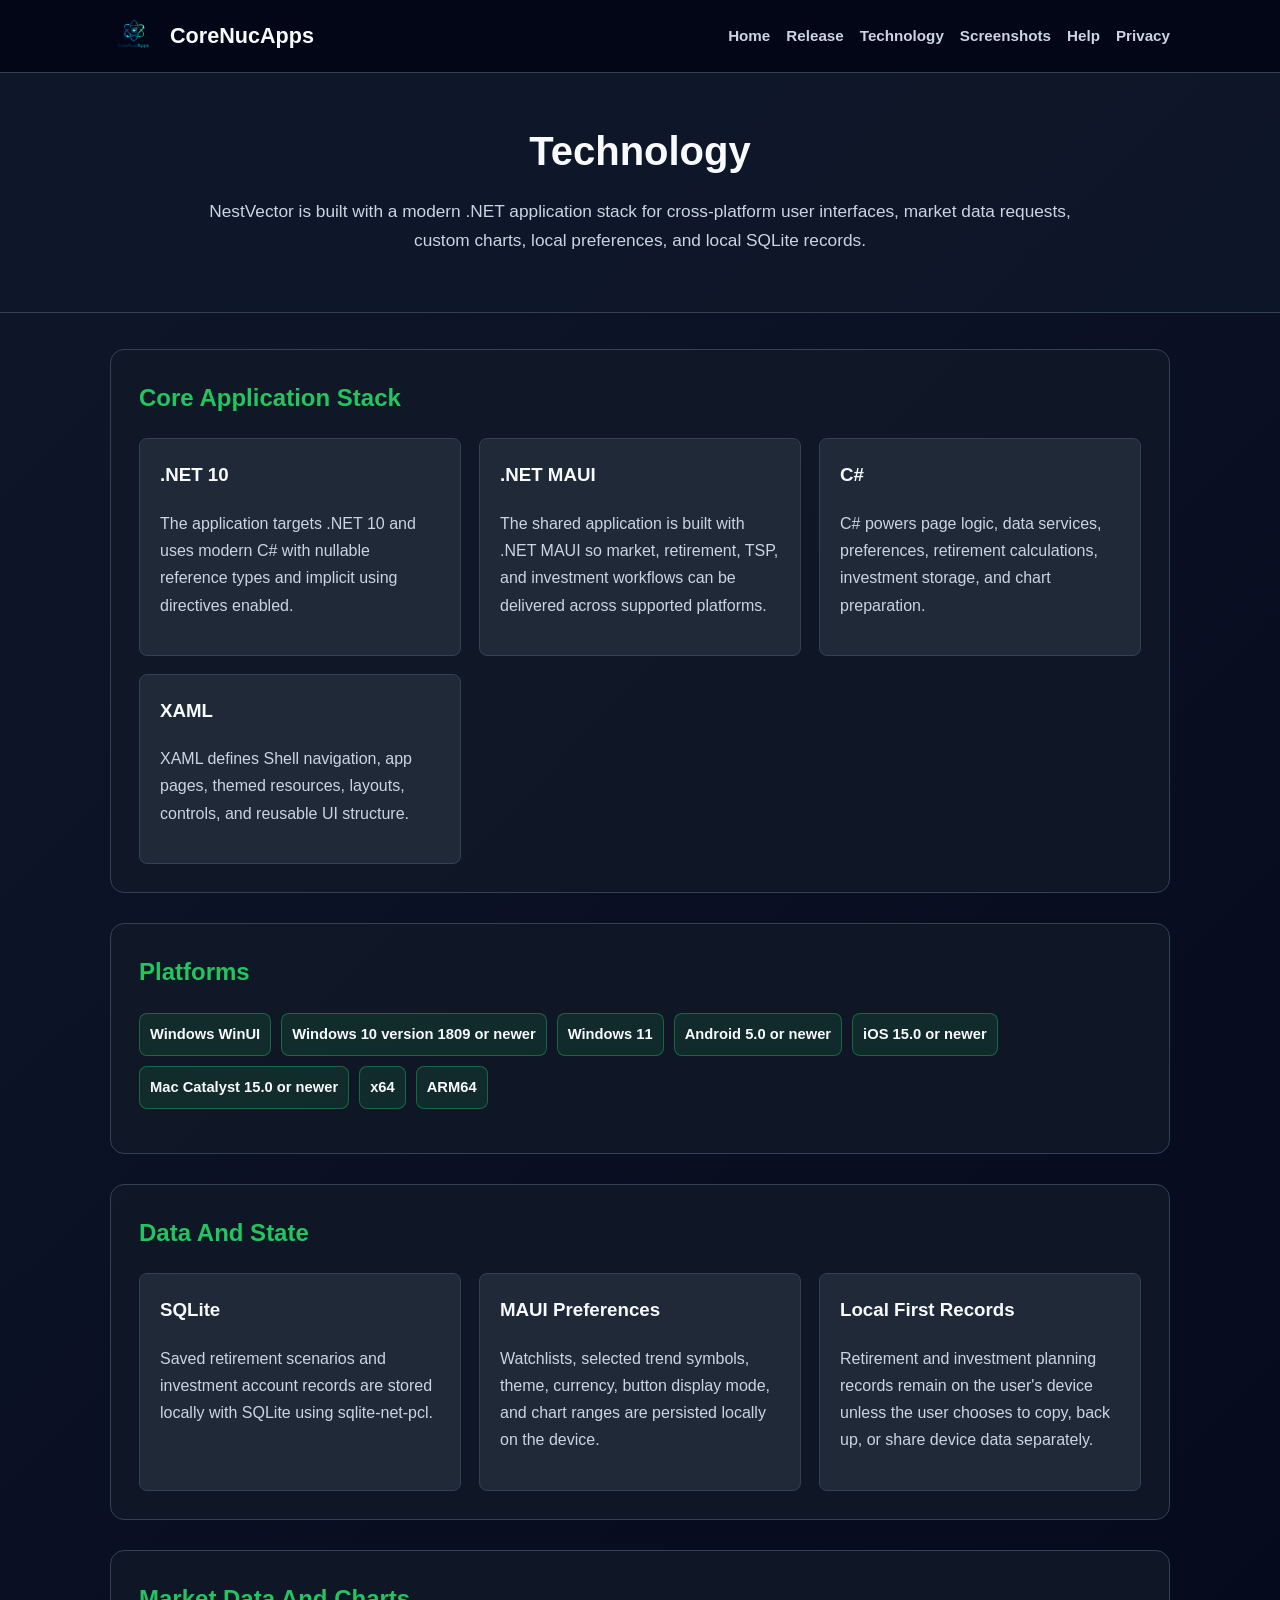
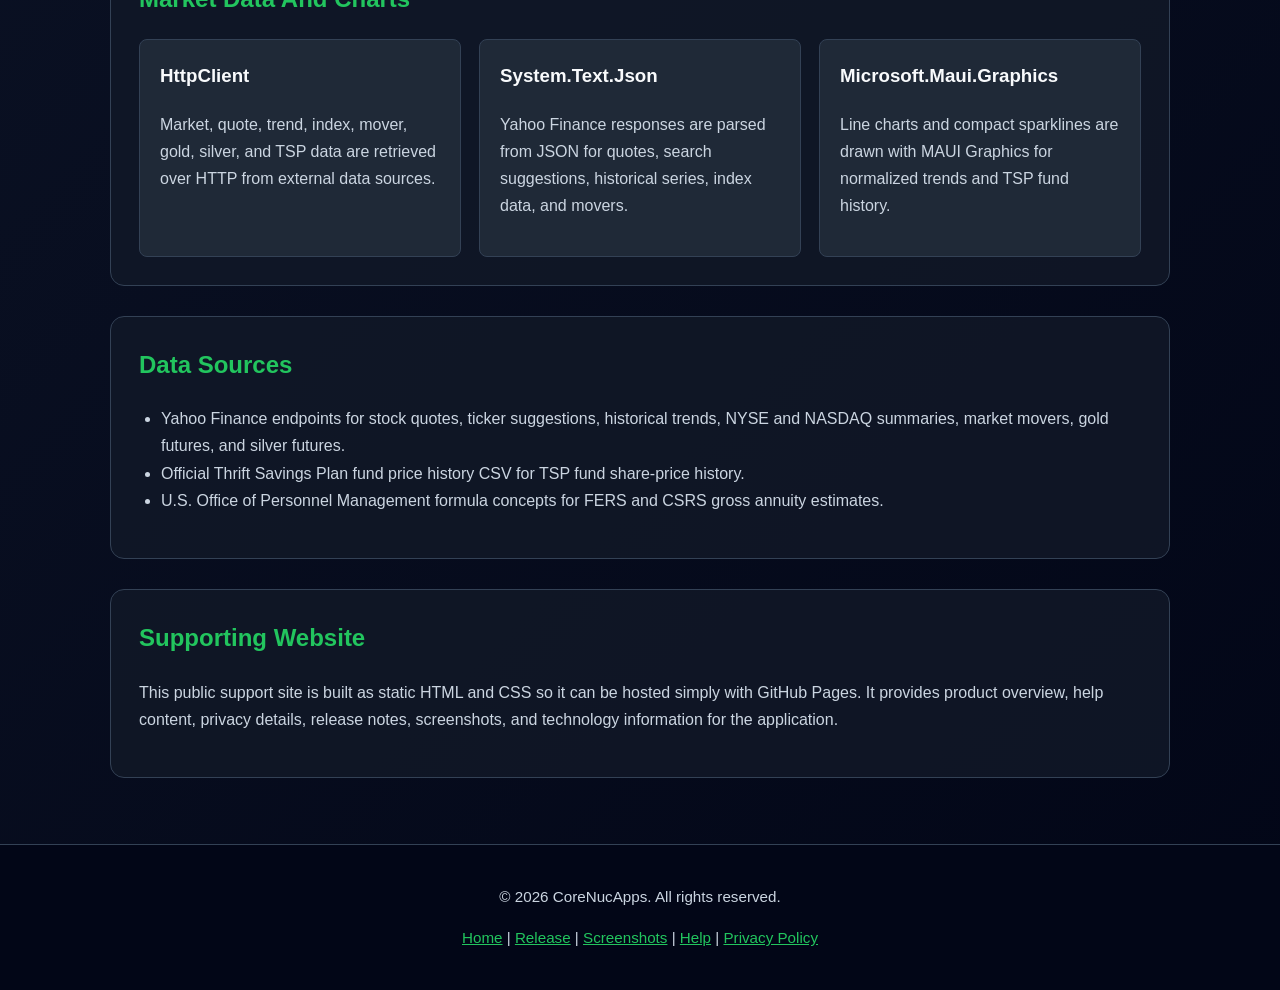
<file: technology.html>
<!DOCTYPE html>
<html lang="en">
<head>
  <meta charset="UTF-8" />
  <meta name="viewport" content="width=device-width, initial-scale=1.0" />
  <title>Technology - NestVector by CoreNucApps</title>
  <meta name="description" content="Technology used to develop NestVector by CoreNucApps, including .NET MAUI, C#, XAML, SQLite, MAUI Graphics, local preferences, and market data services." />
  <link rel="stylesheet" href="site.css" />
</head>
<body>
  <div class="site-header">
    <div class="site-header-inner">
      <a class="brand" href="index.html">
        <img src="corenucapps_logo_small.png" alt="CoreNucApps logo" />
        <span>CoreNucApps</span>
      </a>
      <nav class="site-nav" aria-label="Site navigation">
        <a href="index.html">Home</a>
        <a href="release.html">Release</a>
        <a href="technology.html">Technology</a>
        <a href="screenshots.html">Screenshots</a>
        <a href="helppage.html">Help</a>
        <a href="privacy.html">Privacy</a>
      </nav>
    </div>
  </div>

  <header class="page-hero">
    <h1>Technology</h1>
    <p>
      NestVector is built with a modern .NET application stack for cross-platform user interfaces, market data requests, custom charts, local preferences, and local SQLite records.
    </p>
  </header>

  <main>
    <section>
      <h2>Core Application Stack</h2>
      <div class="tech-grid">
        <div class="card">
          <h3>.NET 10</h3>
          <p>The application targets .NET 10 and uses modern C# with nullable reference types and implicit using directives enabled.</p>
        </div>
        <div class="card">
          <h3>.NET MAUI</h3>
          <p>The shared application is built with .NET MAUI so market, retirement, TSP, and investment workflows can be delivered across supported platforms.</p>
        </div>
        <div class="card">
          <h3>C#</h3>
          <p>C# powers page logic, data services, preferences, retirement calculations, investment storage, and chart preparation.</p>
        </div>
        <div class="card">
          <h3>XAML</h3>
          <p>XAML defines Shell navigation, app pages, themed resources, layouts, controls, and reusable UI structure.</p>
        </div>
      </div>
    </section>

    <section>
      <h2>Platforms</h2>
      <ul class="tag-list">
        <li>Windows WinUI</li>
        <li>Windows 10 version 1809 or newer</li>
        <li>Windows 11</li>
        <li>Android 5.0 or newer</li>
        <li>iOS 15.0 or newer</li>
        <li>Mac Catalyst 15.0 or newer</li>
        <li>x64</li>
        <li>ARM64</li>
      </ul>
    </section>

    <section>
      <h2>Data And State</h2>
      <div class="tech-grid">
        <div class="card">
          <h3>SQLite</h3>
          <p>Saved retirement scenarios and investment account records are stored locally with SQLite using sqlite-net-pcl.</p>
        </div>
        <div class="card">
          <h3>MAUI Preferences</h3>
          <p>Watchlists, selected trend symbols, theme, currency, button display mode, and chart ranges are persisted locally on the device.</p>
        </div>
        <div class="card">
          <h3>Local First Records</h3>
          <p>Retirement and investment planning records remain on the user's device unless the user chooses to copy, back up, or share device data separately.</p>
        </div>
      </div>
    </section>

    <section>
      <h2>Market Data And Charts</h2>
      <div class="tech-grid">
        <div class="card">
          <h3>HttpClient</h3>
          <p>Market, quote, trend, index, mover, gold, silver, and TSP data are retrieved over HTTP from external data sources.</p>
        </div>
        <div class="card">
          <h3>System.Text.Json</h3>
          <p>Yahoo Finance responses are parsed from JSON for quotes, search suggestions, historical series, index data, and movers.</p>
        </div>
        <div class="card">
          <h3>Microsoft.Maui.Graphics</h3>
          <p>Line charts and compact sparklines are drawn with MAUI Graphics for normalized trends and TSP fund history.</p>
        </div>
      </div>
    </section>

    <section>
      <h2>Data Sources</h2>
      <ul>
        <li>Yahoo Finance endpoints for stock quotes, ticker suggestions, historical trends, NYSE and NASDAQ summaries, market movers, gold futures, and silver futures.</li>
        <li>Official Thrift Savings Plan fund price history CSV for TSP fund share-price history.</li>
        <li>U.S. Office of Personnel Management formula concepts for FERS and CSRS gross annuity estimates.</li>
      </ul>
    </section>

    <section>
      <h2>Supporting Website</h2>
      <p>
        This public support site is built as static HTML and CSS so it can be hosted simply with GitHub Pages. It provides product overview, help content, privacy details, release notes, screenshots, and technology information for the application.
      </p>
    </section>
  </main>

  <footer>
    <p>&copy; 2026 CoreNucApps. All rights reserved.</p>
    <p><a href="index.html">Home</a> | <a href="release.html">Release</a> | <a href="screenshots.html">Screenshots</a> | <a href="helppage.html">Help</a> | <a href="privacy.html">Privacy Policy</a></p>
  </footer>
</body>
</html>
</file>
<file: site.css>
:root {
  --bg: #0f172a;
  --panel: #111827;
  --card: #1f2937;
  --text: #f8fafc;
  --muted: #cbd5e1;
  --accent: #22c55e;
  --accent-dark: #16a34a;
  --border: #334155;
}

* {
  box-sizing: border-box;
}

html {
  scroll-behavior: smooth;
}

body {
  margin: 0;
  font-family: Arial, Helvetica, sans-serif;
  background: linear-gradient(135deg, var(--bg), #020617);
  color: var(--text);
  line-height: 1.7;
}

.site-header {
  background: #020617;
  border-bottom: 1px solid var(--border);
}

.site-header-inner {
  max-width: 1100px;
  margin: 0 auto;
  padding: 12px 20px;
  display: flex;
  align-items: center;
  justify-content: space-between;
  gap: 18px;
}

.brand {
  display: inline-flex;
  align-items: center;
  gap: 12px;
  color: var(--text);
  text-decoration: none;
  font-size: 1.35rem;
  font-weight: bold;
}

.brand img {
  width: 48px;
  height: 48px;
  object-fit: contain;
}

.site-nav {
  display: flex;
  align-items: center;
  gap: 16px;
  flex-wrap: wrap;
}

.site-nav a {
  color: var(--muted);
  text-decoration: none;
  font-weight: bold;
  font-size: 0.95rem;
}

.site-nav a:hover,
a:hover {
  color: var(--accent-dark);
}

.hero,
header.page-hero {
  padding: 44px 20px;
  text-align: center;
  background: rgba(15, 23, 42, 0.85);
  border-bottom: 1px solid var(--border);
}

.hero h1,
.page-hero h1 {
  margin: 0 0 12px;
  font-size: 2.5rem;
}

.hero p,
.page-hero p {
  max-width: 880px;
  margin: 0 auto 12px;
  color: var(--muted);
  font-size: 1.08rem;
}

.button {
  display: inline-block;
  margin-top: 10px;
  padding: 12px 22px;
  background: var(--accent);
  color: #052e16;
  text-decoration: none;
  font-weight: bold;
  border-radius: 8px;
}

.button:hover {
  background: var(--accent-dark);
  color: white;
}

main {
  max-width: 1100px;
  margin: 0 auto;
  padding: 36px 20px;
}

nav.panel {
  max-width: 1100px;
  margin: 28px auto 0;
}

section,
.panel {
  margin-bottom: 30px;
  background: rgba(17, 24, 39, 0.85);
  border: 1px solid var(--border);
  border-radius: 14px;
  padding: 28px;
}

h2 {
  margin-top: 0;
  color: var(--accent);
}

h3 {
  margin-top: 0;
  color: var(--text);
}

p,
li {
  color: var(--muted);
}

ul {
  padding-left: 22px;
}

a {
  color: var(--accent);
}

.features,
.tech-grid,
.change-grid,
.release-summary,
.screenshot-grid,
.toc-grid {
  display: grid;
  grid-template-columns: repeat(auto-fit, minmax(240px, 1fr));
  gap: 18px;
  margin-top: 18px;
}

.card,
.summary-card,
.change-card,
.screen-card,
.toc-grid a {
  background: var(--card);
  border: 1px solid var(--border);
  border-radius: 8px;
  padding: 20px;
}

.summary-card strong {
  display: block;
  color: var(--text);
  font-size: 1.25rem;
  margin-top: 4px;
}

.badge {
  display: inline-block;
  background: rgba(34, 197, 94, 0.14);
  border: 1px solid rgba(34, 197, 94, 0.45);
  border-radius: 8px;
  color: var(--text);
  font-weight: bold;
  padding: 6px 10px;
  margin-bottom: 10px;
}

.tag-list {
  display: flex;
  flex-wrap: wrap;
  gap: 10px;
  padding: 0;
  list-style: none;
}

.tag-list li {
  background: rgba(34, 197, 94, 0.12);
  border: 1px solid rgba(34, 197, 94, 0.4);
  border-radius: 8px;
  color: var(--text);
  padding: 8px 10px;
  font-weight: bold;
  font-size: 0.92rem;
}

.header-inner {
  max-width: 1100px;
  margin: 0 auto;
  display: flex;
  align-items: center;
  gap: 14px;
  text-align: left;
}

.help-icon {
  width: 52px;
  height: 52px;
  flex: 0 0 auto;
}

.toc-grid a {
  display: block;
  color: var(--text);
  text-decoration: none;
  font-size: 0.95rem;
}

.toc-grid a:hover {
  border-color: var(--accent);
  color: var(--accent);
}

.screen-card img {
  width: 100%;
  max-height: 160px;
  object-fit: contain;
  display: block;
  margin-bottom: 14px;
}

.back-top,
.back-link {
  display: inline-block;
  margin-top: 8px;
  color: var(--accent);
  text-decoration: none;
  font-weight: bold;
  font-size: 0.95rem;
}

footer {
  text-align: center;
  padding: 24px 20px;
  color: var(--muted);
  border-top: 1px solid var(--border);
  background: #020617;
  font-size: 0.95rem;
}

footer a {
  color: var(--accent);
}

@media (max-width: 620px) {
  .site-header-inner {
    align-items: flex-start;
    flex-direction: column;
  }

  .header-inner {
    align-items: flex-start;
  }

  .hero h1,
  .page-hero h1 {
    font-size: 2rem;
  }
}
</file>
